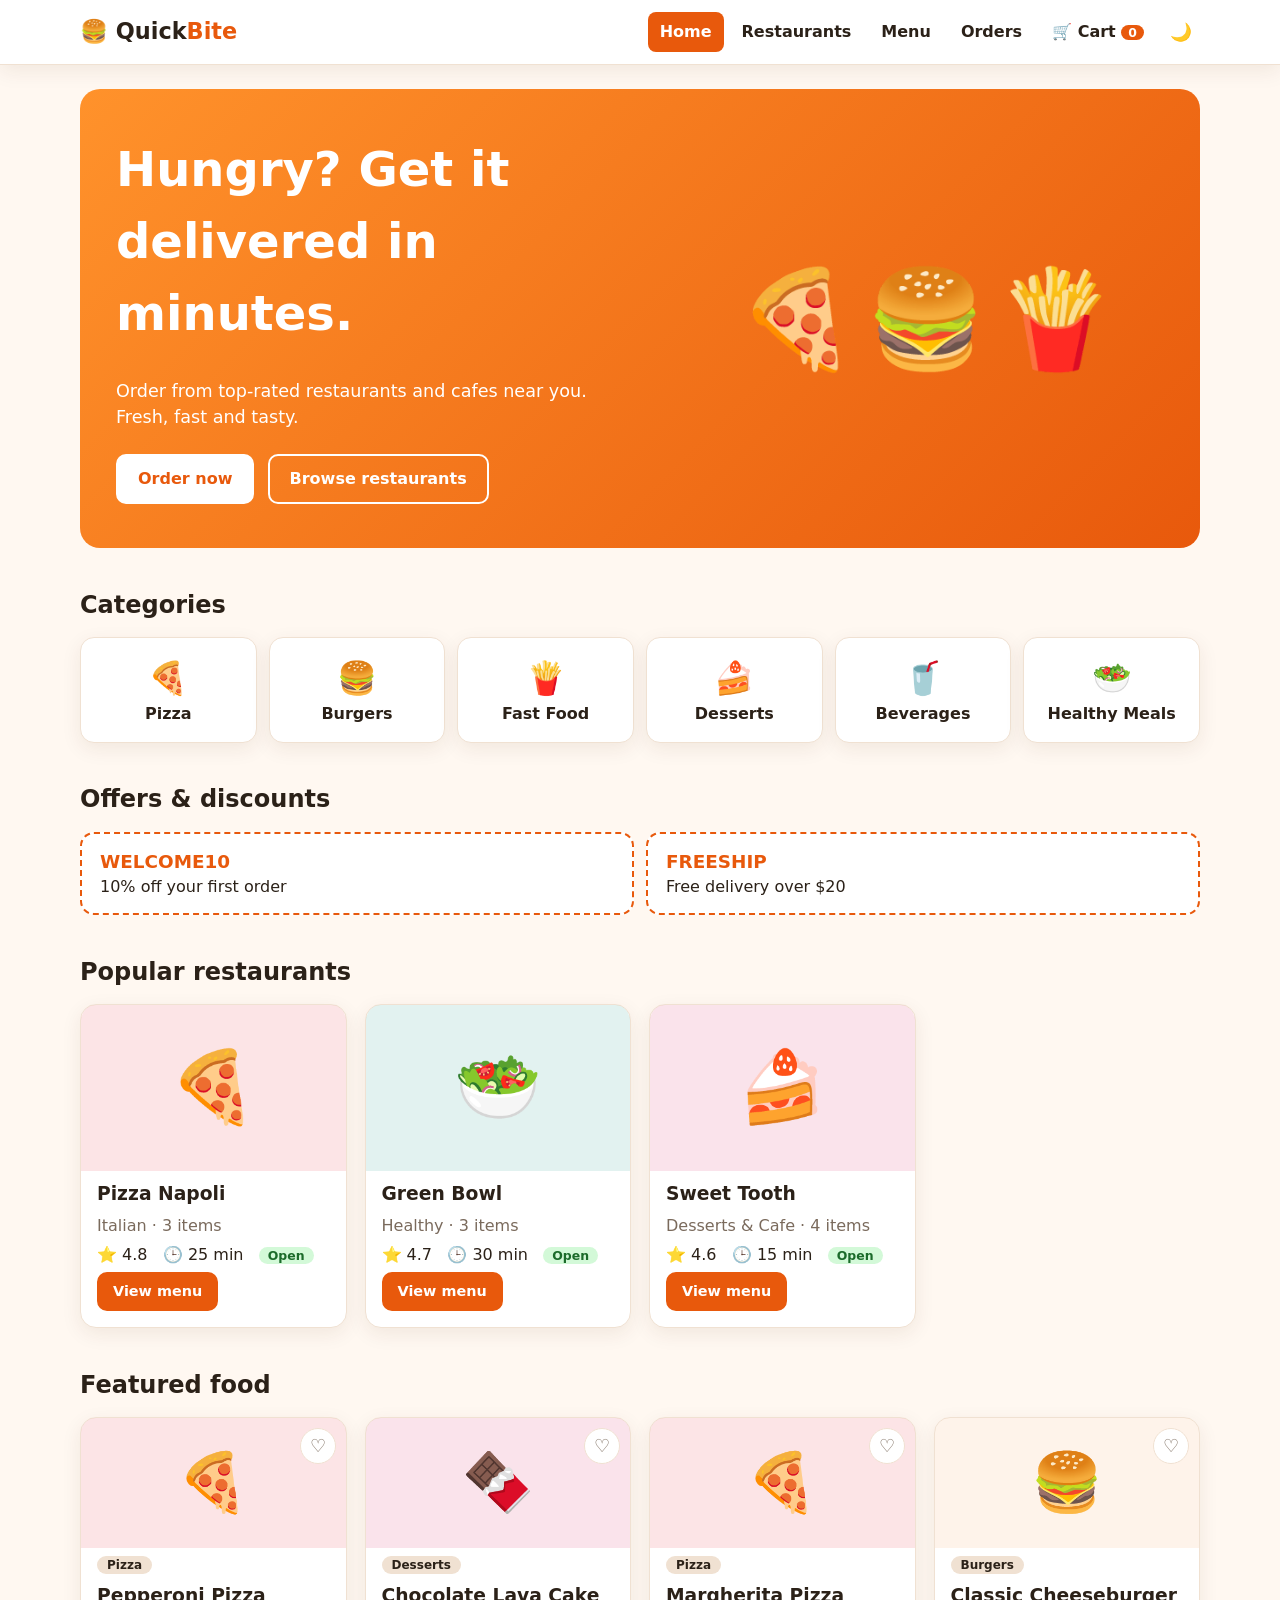
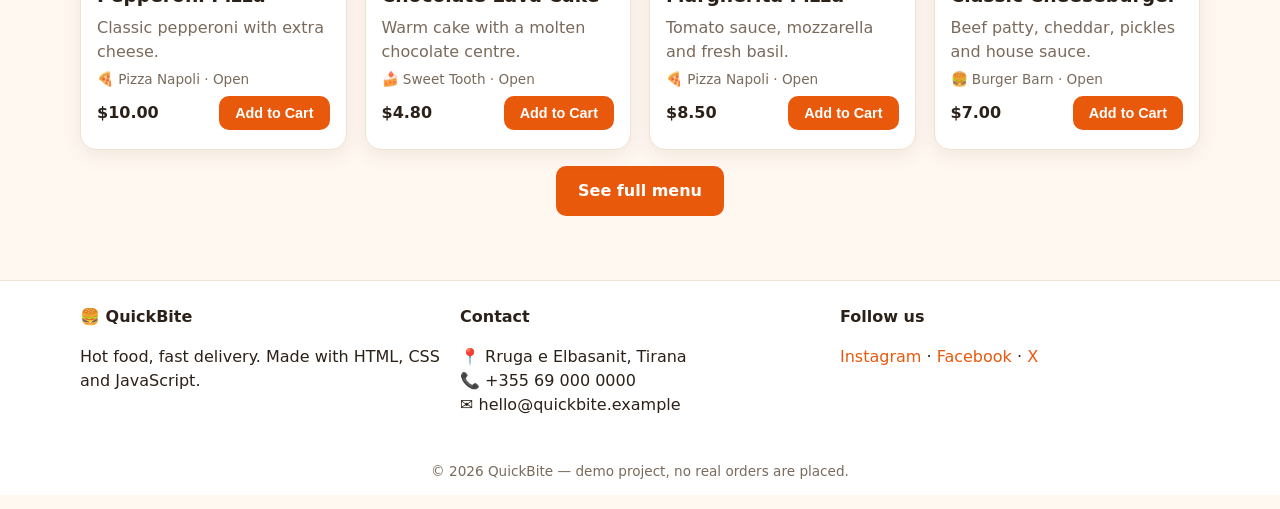
<file: food-delivery-system/index.html>
<!DOCTYPE html>
<html lang="en">
<head>
<meta charset="UTF-8">
<meta name="viewport" content="width=device-width, initial-scale=1">
<title>QuickBite - Food Delivery</title>
<meta name="description" content="Order food from the best restaurants in your city.">
<link rel="stylesheet" href="css/style.css">
</head>
<body>
<header class="site-header">
  <div class="container nav">
    <a href="#/" class="logo">🍔 Quick<span>Bite</span></a>
    <button class="menu-toggle" id="menuToggle" aria-label="Toggle menu" aria-expanded="false">☰</button>
    <nav id="mainNav" aria-label="Main">
      <a href="#/" data-route="home">Home</a>
      <a href="#/restaurants" data-route="restaurants">Restaurants</a>
      <a href="#/menu" data-route="menu">Menu</a>
      <a href="#/orders" data-route="orders">Orders</a>
      <a href="#/cart" data-route="cart" class="cart-link">🛒 Cart <span id="cartCount" class="badge">0</span></a>
      <button id="themeToggle" class="icon-btn" aria-label="Toggle dark mode">🌙</button>
    </nav>
  </div>
</header>
<main id="app" class="container" tabindex="-1"></main>
<div id="toast" class="toast" role="status" aria-live="polite"></div>
<footer class="site-footer">
  <div class="container footer-grid">
    <div><h4>🍔 QuickBite</h4><p>Hot food, fast delivery. Made with HTML, CSS and JavaScript.</p></div>
    <div><h4>Contact</h4><p>📍 Rruga e Elbasanit, Tirana<br>📞 +355 69 000 0000<br>✉️ hello@quickbite.example</p></div>
    <div><h4>Follow us</h4><p><a href="https://instagram.com" rel="noopener">Instagram</a> · <a href="https://facebook.com" rel="noopener">Facebook</a> · <a href="https://x.com" rel="noopener">X</a></p></div>
  </div>
  <p class="copy">© 2026 QuickBite — demo project, no real orders are placed.</p>
</footer>
<script src="js/data.js"></script>
<script src="js/app.js"></script>
</body>
</html>
</file>
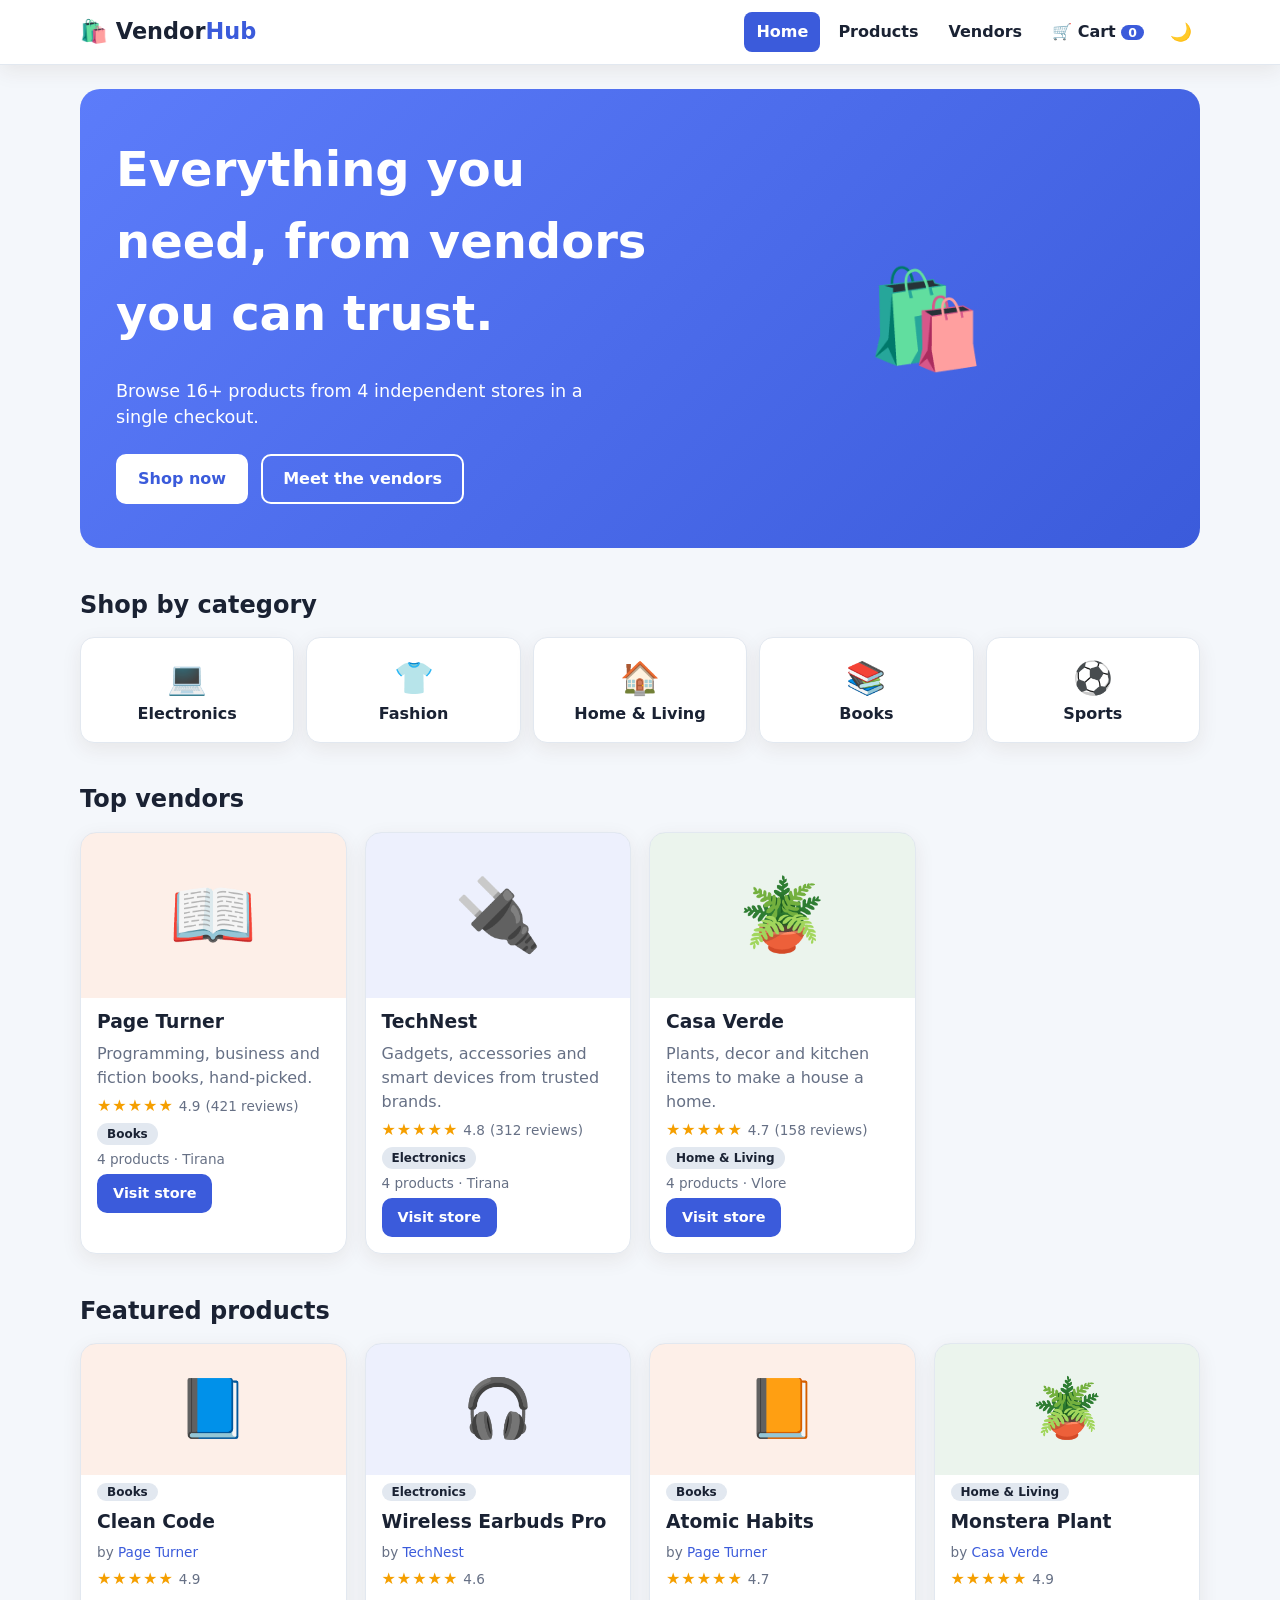
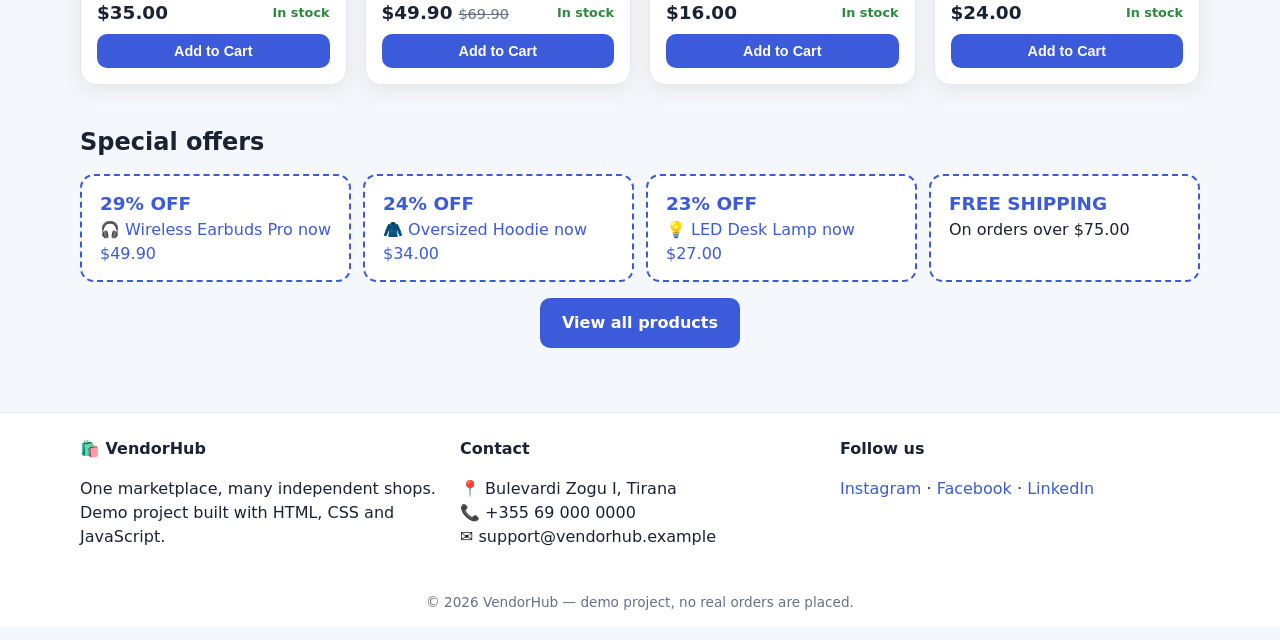
<file: multi-vendor-marketplace/index.html>
<!DOCTYPE html>
<html lang="en">
<head>
<meta charset="UTF-8">
<meta name="viewport" content="width=device-width, initial-scale=1">
<title>VendorHub - Multi-Vendor Marketplace</title>
<meta name="description" content="Shop products from many independent vendors in one place.">
<link rel="stylesheet" href="css/style.css">
</head>
<body>
<header class="site-header">
  <div class="container nav">
    <a href="#/" class="logo">🛍️ Vendor<span>Hub</span></a>
    <button class="menu-toggle" id="menuToggle" aria-label="Toggle menu" aria-expanded="false">☰</button>
    <nav id="mainNav" aria-label="Main">
      <a href="#/" data-route="home">Home</a>
      <a href="#/products" data-route="products">Products</a>
      <a href="#/vendors" data-route="vendors">Vendors</a>
      <a href="#/cart" data-route="cart">🛒 Cart <span id="cartCount" class="badge">0</span></a>
      <button id="themeToggle" class="icon-btn" aria-label="Toggle dark mode">🌙</button>
    </nav>
  </div>
</header>
<main id="app" class="container" tabindex="-1"></main>
<div id="toast" class="toast" role="status" aria-live="polite"></div>
<footer class="site-footer">
  <div class="container footer-grid">
    <div><h4>🛍️ VendorHub</h4><p>One marketplace, many independent shops. Demo project built with HTML, CSS and JavaScript.</p></div>
    <div><h4>Contact</h4><p>📍 Bulevardi Zogu I, Tirana<br>📞 +355 69 000 0000<br>✉️ support@vendorhub.example</p></div>
    <div><h4>Follow us</h4><p><a href="https://instagram.com" rel="noopener">Instagram</a> · <a href="https://facebook.com" rel="noopener">Facebook</a> · <a href="https://linkedin.com" rel="noopener">LinkedIn</a></p></div>
  </div>
  <p class="copy">© 2026 VendorHub — demo project, no real orders are placed.</p>
</footer>
<script src="js/data.js"></script>
<script src="js/app.js"></script>
</body>
</html>
</file>
<file: food-delivery-system/css/style.css>
:root{--bg:#fff8f1;--card:#fff;--text:#2b2118;--muted:#7a6a5c;--brand:#e8590c;--brand-d:#c2410c;--border:#f0e1d2;--green:#2b8a3e;--shadow:0 6px 20px rgba(80,40,0,.08)}
.dark{--bg:#17120e;--card:#221b15;--text:#f5ece3;--muted:#b3a393;--border:#37291d;--shadow:0 6px 20px rgba(0,0,0,.4)}
*{box-sizing:border-box}html{scroll-behavior:smooth}
body{margin:0;font-family:system-ui,-apple-system,"Segoe UI",Roboto,sans-serif;background:var(--bg);color:var(--text);line-height:1.5}
a{color:var(--brand);text-decoration:none}img{max-width:100%}
.container{width:min(1120px,100% - 32px);margin-inline:auto}
main{padding:24px 0 48px;min-height:70vh}
h1{font-size:clamp(1.6rem,4vw,2.2rem);margin:.2em 0 .6em}h2{margin:1.6em 0 .6em}
.muted{color:var(--muted)}.small{font-size:.85rem}.center{text-align:center}.green{color:var(--green)}
.site-header{position:sticky;top:0;z-index:10;background:var(--card);border-bottom:1px solid var(--border);box-shadow:var(--shadow)}
.nav{display:flex;align-items:center;justify-content:space-between;gap:12px;padding:12px 0;flex-wrap:wrap}
.logo{font-size:1.4rem;font-weight:800;color:var(--text)}.logo span{color:var(--brand)}
nav{display:flex;gap:6px;align-items:center}nav a{color:var(--text);padding:8px 12px;border-radius:8px;font-weight:600}
nav a:hover,nav a.active{background:var(--brand);color:#fff}
.badge{background:var(--brand);color:#fff;border-radius:99px;padding:0 7px;font-size:.78rem}nav a.active .badge{background:#fff;color:var(--brand)}
.menu-toggle{display:none;background:none;border:1px solid var(--border);color:var(--text);font-size:1.4rem;border-radius:8px;padding:2px 10px;cursor:pointer}
.icon-btn{background:none;border:0;cursor:pointer;font-size:1.1rem;color:var(--text);padding:6px 8px;border-radius:8px}.icon-btn:hover{background:var(--border)}
.btn{display:inline-block;background:var(--brand);color:#fff;border:2px solid var(--brand);border-radius:10px;padding:11px 20px;font-weight:700;cursor:pointer;font-size:1rem;transition:.15s}
.btn:hover{background:var(--brand-d);border-color:var(--brand-d)}.btn.small{padding:7px 14px;font-size:.9rem}.btn.block{display:block;width:100%;text-align:center}
.btn.ghost{background:transparent;color:var(--brand)}.btn.ghost:hover{background:var(--brand);color:#fff}.btn:disabled{opacity:.45;cursor:not-allowed}
.hero{display:grid;grid-template-columns:1.2fr 1fr;align-items:center;gap:24px;background:linear-gradient(135deg,#ff922b,#e8590c);color:#fff;border-radius:20px;padding:44px 36px;margin-bottom:12px}
.hero h1{font-size:clamp(1.8rem,5vw,3rem);margin-top:0}.hero p{font-size:1.1rem;max-width:46ch}.hero .btn{background:#fff;color:var(--brand);border-color:#fff;margin:6px 8px 0 0}
.hero .btn.ghost{background:transparent;color:#fff}.hero-art{font-size:clamp(3rem,10vw,6rem);text-align:center;letter-spacing:.1em}
.cats{display:grid;grid-template-columns:repeat(auto-fit,minmax(130px,1fr));gap:12px}
.cat{background:var(--card);border:1px solid var(--border);border-radius:14px;padding:16px;text-align:center;color:var(--text);font-weight:600;box-shadow:var(--shadow)}
.cat span{display:block;font-size:2rem}.cat:hover{border-color:var(--brand)}
.offers{display:grid;grid-template-columns:repeat(auto-fit,minmax(240px,1fr));gap:12px}
.offer{background:var(--card);border:2px dashed var(--brand);border-radius:14px;padding:14px 18px;display:flex;flex-direction:column}.offer b{color:var(--brand);font-size:1.15rem}
.grid{display:grid;grid-template-columns:repeat(auto-fill,minmax(250px,1fr));gap:18px}
.card{background:var(--card);border:1px solid var(--border);border-radius:16px;box-shadow:var(--shadow);overflow:hidden;position:relative}
.thumb{font-size:3.6rem;text-align:center;padding:22px 0}.thumb.big{font-size:4.4rem;padding:30px 0}
.card-body{padding:4px 16px 16px}.card-body h3{margin:.3em 0}.card-body p{margin:.3em 0}
.tag{background:var(--border);border-radius:99px;padding:2px 10px;font-size:.75rem;font-weight:600}
.row{display:flex;justify-content:space-between;align-items:center;gap:10px}
.fav{position:absolute;top:10px;right:10px;background:var(--card);border:1px solid var(--border);border-radius:50%;width:36px;height:36px;font-size:1.1rem;cursor:pointer;color:var(--muted)}.fav.on{color:#e03131}
.status{padding:1px 9px;border-radius:99px;font-size:.78rem;font-weight:700}.status.open{background:#d3f9d8;color:#1b6b2a}.status.closed{background:#ffe3e3;color:#a61e1e}
.toolbar{display:flex;flex-wrap:wrap;gap:10px;margin-bottom:12px}
input,select,textarea{font:inherit;padding:10px 12px;border:1px solid var(--border);border-radius:10px;background:var(--card);color:var(--text)}
.toolbar input[type=search]{flex:1 1 220px}.toolbar input[type=number]{width:100px}
input:focus,select:focus,textarea:focus,button:focus-visible,a:focus-visible{outline:3px solid #ffa94d;outline-offset:1px}
.empty{padding:28px;text-align:center;color:var(--muted);background:var(--card);border:1px dashed var(--border);border-radius:14px;grid-column:1/-1}
.cart-layout{display:grid;grid-template-columns:1.6fr 1fr;gap:20px;align-items:start}
.cart-row{display:flex;align-items:center;gap:12px;background:var(--card);border:1px solid var(--border);border-radius:14px;padding:12px 14px;margin-bottom:10px}
.ci{font-size:2rem}.grow{flex:1}.line{min-width:64px;text-align:right}
.qty{display:flex;align-items:center;gap:8px}.qty button{width:30px;height:30px;border-radius:8px;border:1px solid var(--border);background:var(--card);color:var(--text);font-size:1.1rem;cursor:pointer}
.summary{padding:18px}.summary h3{margin-top:0}.total{font-size:1.2rem;font-weight:800;border-top:1px solid var(--border);padding-top:10px}
.promo{display:flex;gap:8px;margin-bottom:12px}.promo input{flex:1;min-width:0}
.form{padding:20px}.form label{display:block;margin-bottom:12px;font-weight:600}.form input,.form textarea{display:block;width:100%;margin-top:4px;font-weight:400}
.form fieldset{border:1px solid var(--border);border-radius:10px;margin-bottom:14px}.form .inline{display:inline-block;margin-right:14px;font-weight:400}.form .inline input{display:inline;width:auto}
.err{color:#e03131;display:block;min-height:1em;font-weight:500}
.confirm{text-align:center;margin-bottom:18px}.check{width:70px;height:70px;line-height:70px;border-radius:50%;background:var(--green);color:#fff;font-size:2.2rem;margin:0 auto 8px}
.card .row{padding:3px 0}.card>p,.card>h3,.card>.row,.card>ol{margin-left:18px;margin-right:18px}.card>h3{margin-top:16px}
.track{list-style:none;padding:0;display:flex;gap:8px;flex-wrap:wrap}.track li{background:var(--border);border-radius:99px;padding:4px 12px;font-size:.85rem}.track li.done{background:var(--green);color:#fff}
.order-row{display:flex;justify-content:space-between;gap:10px;padding:14px 18px;margin-bottom:10px;color:var(--text);flex-wrap:wrap}
.toast{position:fixed;left:50%;bottom:24px;transform:translate(-50%,40px);background:#212529;color:#fff;padding:10px 20px;border-radius:99px;opacity:0;pointer-events:none;transition:.25s;z-index:50}.toast.show{opacity:1;transform:translate(-50%,0)}
.site-footer{background:var(--card);border-top:1px solid var(--border);padding-top:24px}
.footer-grid{display:grid;grid-template-columns:repeat(auto-fit,minmax(220px,1fr));gap:20px}.footer-grid h4{margin:0 0 6px}
.copy{text-align:center;color:var(--muted);font-size:.85rem;padding:14px}
@media(max-width:820px){.hero{grid-template-columns:1fr;padding:30px 22px}.cart-layout{grid-template-columns:1fr}
  .menu-toggle{display:block}nav{display:none;flex-direction:column;align-items:stretch;width:100%}nav.open{display:flex}}
@media(prefers-reduced-motion:reduce){*{transition:none!important;scroll-behavior:auto!important}}
</file>
<file: multi-vendor-marketplace/css/style.css>
:root{--bg:#f4f7fb;--card:#fff;--text:#1a2233;--muted:#667085;--brand:#3b5bdb;--brand-d:#2f4ac0;--border:#e2e8f0;--green:#2b8a3e;--shadow:0 6px 20px rgba(80,40,0,.08)}
.dark{--bg:#0f1420;--card:#171e2e;--text:#e6e9f2;--muted:#9aa4b8;--border:#263049;--shadow:0 6px 20px rgba(0,0,0,.4)}
*{box-sizing:border-box}html{scroll-behavior:smooth}
body{margin:0;font-family:system-ui,-apple-system,"Segoe UI",Roboto,sans-serif;background:var(--bg);color:var(--text);line-height:1.5}
a{color:var(--brand);text-decoration:none}img{max-width:100%}
.container{width:min(1120px,100% - 32px);margin-inline:auto}
main{padding:24px 0 48px;min-height:70vh}
h1{font-size:clamp(1.6rem,4vw,2.2rem);margin:.2em 0 .6em}h2{margin:1.6em 0 .6em}
.muted{color:var(--muted)}.small{font-size:.85rem}.center{text-align:center}.green{color:var(--green)}
.site-header{position:sticky;top:0;z-index:10;background:var(--card);border-bottom:1px solid var(--border);box-shadow:var(--shadow)}
.nav{display:flex;align-items:center;justify-content:space-between;gap:12px;padding:12px 0;flex-wrap:wrap}
.logo{font-size:1.4rem;font-weight:800;color:var(--text)}.logo span{color:var(--brand)}
nav{display:flex;gap:6px;align-items:center}nav a{color:var(--text);padding:8px 12px;border-radius:8px;font-weight:600}
nav a:hover,nav a.active{background:var(--brand);color:#fff}
.badge{background:var(--brand);color:#fff;border-radius:99px;padding:0 7px;font-size:.78rem}nav a.active .badge{background:#fff;color:var(--brand)}
.menu-toggle{display:none;background:none;border:1px solid var(--border);color:var(--text);font-size:1.4rem;border-radius:8px;padding:2px 10px;cursor:pointer}
.icon-btn{background:none;border:0;cursor:pointer;font-size:1.1rem;color:var(--text);padding:6px 8px;border-radius:8px}.icon-btn:hover{background:var(--border)}
.btn{display:inline-block;background:var(--brand);color:#fff;border:2px solid var(--brand);border-radius:10px;padding:11px 20px;font-weight:700;cursor:pointer;font-size:1rem;transition:.15s}
.btn:hover{background:var(--brand-d);border-color:var(--brand-d)}.btn.small{padding:7px 14px;font-size:.9rem}.btn.block{display:block;width:100%;text-align:center}
.btn.ghost{background:transparent;color:var(--brand)}.btn.ghost:hover{background:var(--brand);color:#fff}.btn:disabled{opacity:.45;cursor:not-allowed}
.hero{display:grid;grid-template-columns:1.2fr 1fr;align-items:center;gap:24px;background:linear-gradient(135deg,#5c7cfa,#3b5bdb);color:#fff;border-radius:20px;padding:44px 36px;margin-bottom:12px}
.hero h1{font-size:clamp(1.8rem,5vw,3rem);margin-top:0}.hero p{font-size:1.1rem;max-width:46ch}.hero .btn{background:#fff;color:var(--brand);border-color:#fff;margin:6px 8px 0 0}
.hero .btn.ghost{background:transparent;color:#fff}.hero-art{font-size:clamp(3rem,10vw,6rem);text-align:center;letter-spacing:.1em}
.cats{display:grid;grid-template-columns:repeat(auto-fit,minmax(130px,1fr));gap:12px}
.cat{background:var(--card);border:1px solid var(--border);border-radius:14px;padding:16px;text-align:center;color:var(--text);font-weight:600;box-shadow:var(--shadow)}
.cat span{display:block;font-size:2rem}.cat:hover{border-color:var(--brand)}
.offers{display:grid;grid-template-columns:repeat(auto-fit,minmax(240px,1fr));gap:12px}
.offer{background:var(--card);border:2px dashed var(--brand);border-radius:14px;padding:14px 18px;display:flex;flex-direction:column}.offer b{color:var(--brand);font-size:1.15rem}
.grid{display:grid;grid-template-columns:repeat(auto-fill,minmax(250px,1fr));gap:18px}
.card{background:var(--card);border:1px solid var(--border);border-radius:16px;box-shadow:var(--shadow);overflow:hidden;position:relative}
.thumb{font-size:3.6rem;text-align:center;padding:22px 0}.thumb.big{font-size:4.4rem;padding:30px 0}
.card-body{padding:4px 16px 16px}.card-body h3{margin:.3em 0}.card-body p{margin:.3em 0}
.tag{background:var(--border);border-radius:99px;padding:2px 10px;font-size:.75rem;font-weight:600}
.row{display:flex;justify-content:space-between;align-items:center;gap:10px}
.fav{position:absolute;top:10px;right:10px;background:var(--card);border:1px solid var(--border);border-radius:50%;width:36px;height:36px;font-size:1.1rem;cursor:pointer;color:var(--muted)}.fav.on{color:#e03131}
.status{padding:1px 9px;border-radius:99px;font-size:.78rem;font-weight:700}.status.open{background:#d3f9d8;color:#1b6b2a}.status.closed{background:#ffe3e3;color:#a61e1e}
.toolbar{display:flex;flex-wrap:wrap;gap:10px;margin-bottom:12px}
input,select,textarea{font:inherit;padding:10px 12px;border:1px solid var(--border);border-radius:10px;background:var(--card);color:var(--text)}
.toolbar input[type=search]{flex:1 1 220px}.toolbar input[type=number]{width:100px}
input:focus,select:focus,textarea:focus,button:focus-visible,a:focus-visible{outline:3px solid #91a7ff;outline-offset:1px}
.empty{padding:28px;text-align:center;color:var(--muted);background:var(--card);border:1px dashed var(--border);border-radius:14px;grid-column:1/-1}
.cart-layout{display:grid;grid-template-columns:1.6fr 1fr;gap:20px;align-items:start}
.cart-row{display:flex;align-items:center;gap:12px;background:var(--card);border:1px solid var(--border);border-radius:14px;padding:12px 14px;margin-bottom:10px}
.ci{font-size:2rem}.grow{flex:1}.line{min-width:64px;text-align:right}
.qty{display:flex;align-items:center;gap:8px}.qty button{width:30px;height:30px;border-radius:8px;border:1px solid var(--border);background:var(--card);color:var(--text);font-size:1.1rem;cursor:pointer}
.summary{padding:18px}.summary h3{margin-top:0}.total{font-size:1.2rem;font-weight:800;border-top:1px solid var(--border);padding-top:10px}
.promo{display:flex;gap:8px;margin-bottom:12px}.promo input{flex:1;min-width:0}
.form{padding:20px}.form label{display:block;margin-bottom:12px;font-weight:600}.form input,.form textarea{display:block;width:100%;margin-top:4px;font-weight:400}
.form fieldset{border:1px solid var(--border);border-radius:10px;margin-bottom:14px}.form .inline{display:inline-block;margin-right:14px;font-weight:400}.form .inline input{display:inline;width:auto}
.err{color:#e03131;display:block;min-height:1em;font-weight:500}
.confirm{text-align:center;margin-bottom:18px}.check{width:70px;height:70px;line-height:70px;border-radius:50%;background:var(--green);color:#fff;font-size:2.2rem;margin:0 auto 8px}
.card .row{padding:3px 0}.card>p,.card>h3,.card>.row,.card>ol{margin-left:18px;margin-right:18px}.card>h3{margin-top:16px}
.track{list-style:none;padding:0;display:flex;gap:8px;flex-wrap:wrap}.track li{background:var(--border);border-radius:99px;padding:4px 12px;font-size:.85rem}.track li.done{background:var(--green);color:#fff}
.order-row{display:flex;justify-content:space-between;gap:10px;padding:14px 18px;margin-bottom:10px;color:var(--text);flex-wrap:wrap}
.toast{position:fixed;left:50%;bottom:24px;transform:translate(-50%,40px);background:#212529;color:#fff;padding:10px 20px;border-radius:99px;opacity:0;pointer-events:none;transition:.25s;z-index:50}.toast.show{opacity:1;transform:translate(-50%,0)}
.site-footer{background:var(--card);border-top:1px solid var(--border);padding-top:24px}
.footer-grid{display:grid;grid-template-columns:repeat(auto-fit,minmax(220px,1fr));gap:20px}.footer-grid h4{margin:0 0 6px}
.copy{text-align:center;color:var(--muted);font-size:.85rem;padding:14px}
@media(max-width:820px){.hero{grid-template-columns:1fr;padding:30px 22px}.cart-layout{grid-template-columns:1fr}
  .menu-toggle{display:block}nav{display:none;flex-direction:column;align-items:stretch;width:100%}nav.open{display:flex}}
@media(prefers-reduced-motion:reduce){*{transition:none!important;scroll-behavior:auto!important}}
.stars{color:#f59f00;letter-spacing:1px}.price{font-size:1.15rem}.old{text-decoration:line-through;color:var(--muted);font-weight:400;margin-left:6px;font-size:.9rem}
.stock{font-size:.8rem;font-weight:700}.stock.in{color:var(--green)}.stock.low{color:#e8590c}.stock.out{color:#e03131}
.detail{display:grid;grid-template-columns:1fr 1.2fr;gap:28px;align-items:start}.gallery{display:grid;gap:10px}
.gallery .main{font-size:7rem;text-align:center;padding:40px 0;border-radius:16px;border:1px solid var(--border);background:var(--card)}
.thumbs{display:flex;gap:10px}.thumbs button{flex:1;font-size:2rem;padding:8px;border-radius:10px;border:2px solid var(--border);background:var(--card);cursor:pointer}.thumbs button.on{border-color:var(--brand)}
.specs{width:100%;border-collapse:collapse}.specs td{padding:7px 10px;border-bottom:1px solid var(--border)}.specs td:first-child{color:var(--muted);width:40%}
.review{border-top:1px solid var(--border);padding:10px 0}.vendor-head{display:flex;gap:18px;align-items:center;background:var(--card);border:1px solid var(--border);border-radius:16px;padding:20px;margin-bottom:16px;flex-wrap:wrap}
.vendor-head .logo-big{font-size:3.4rem}.chips{display:flex;gap:6px;flex-wrap:wrap}.crumbs{font-size:.9rem;color:var(--muted);margin-bottom:6px}
@media(max-width:820px){.detail{grid-template-columns:1fr}}
</file>
